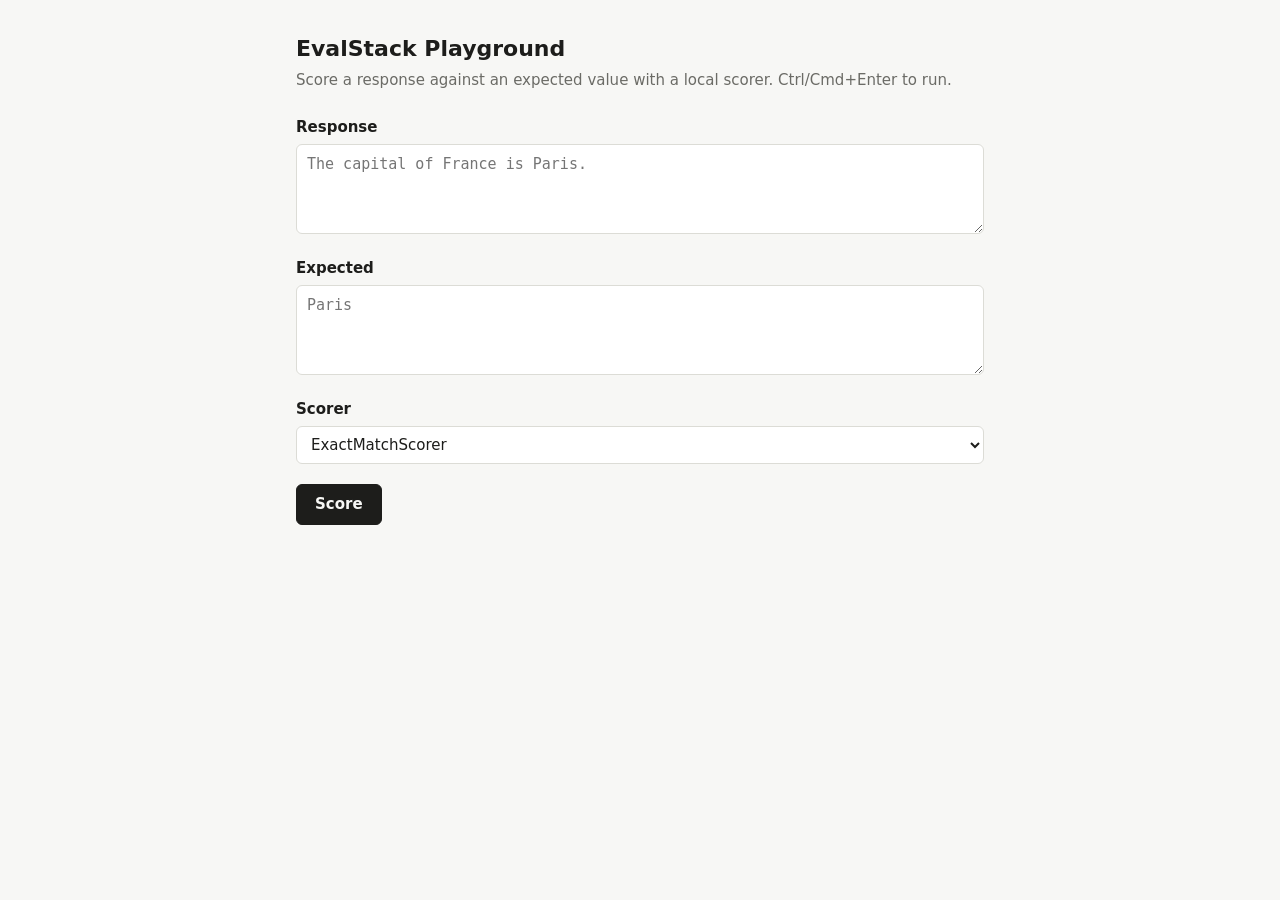
<file: playground/index.html>
<!doctype html>
<html lang="en">
<head>
<meta charset="utf-8">
<meta name="viewport" content="width=device-width, initial-scale=1">
<title>EvalStack Playground</title>
<style>
  :root {
    --bg: #f7f7f5; --fg: #1d1d1b; --muted: #6b6b66; --card: #ffffff;
    --border: #dcdcd6; --pass: #1f7a3a; --fail: #b3261e; --warn: #8a5a00;
  }
  @media (prefers-color-scheme: dark) {
    :root {
      --bg: #161615; --fg: #ececea; --muted: #a0a09a; --card: #212120;
      --border: #3a3a37; --pass: #5cc97a; --fail: #f2766d; --warn: #e0b45c;
    }
  }
  * { box-sizing: border-box; }
  body { margin: 0; background: var(--bg); color: var(--fg);
         font: 15px/1.5 system-ui, -apple-system, Segoe UI, sans-serif; }
  main { max-width: 720px; margin: 0 auto; padding: 32px 16px; }
  h1 { font-size: 22px; margin: 0 0 4px; }
  p.sub { color: var(--muted); margin: 0 0 24px; }
  label { display: block; font-weight: 600; margin: 16px 0 6px; }
  textarea, select { width: 100%; font: inherit; color: inherit; background: var(--card);
         border: 1px solid var(--border); border-radius: 6px; padding: 8px 10px; }
  textarea { min-height: 90px; resize: vertical; font-family: ui-monospace, Menlo, monospace; }
  button { margin-top: 20px; font: inherit; font-weight: 600; padding: 8px 18px;
           border-radius: 6px; border: 1px solid var(--fg); background: var(--fg);
           color: var(--bg); cursor: pointer; }
  #result { margin-top: 24px; padding: 16px; border: 1px solid var(--border);
            border-radius: 8px; background: var(--card); display: none; }
  .row { display: flex; gap: 24px; flex-wrap: wrap; }
  .k { color: var(--muted); font-size: 13px; }
  .v { font-size: 20px; font-weight: 700; }
  .pass { color: var(--pass); } .fail { color: var(--fail); } .warn { color: var(--warn); }
  #reason { margin-top: 12px; white-space: pre-wrap; word-break: break-word; }
</style>
</head>
<body>
<main>
  <h1>EvalStack Playground</h1>
  <p class="sub">Score a response against an expected value with a local scorer. Ctrl/Cmd+Enter to run.</p>

  <label for="response">Response</label>
  <textarea id="response" placeholder="The capital of France is Paris."></textarea>

  <label for="expected">Expected</label>
  <textarea id="expected" placeholder="Paris"></textarea>

  <label for="scorer">Scorer</label>
  <select id="scorer">
    <option value="exact_match">ExactMatchScorer</option>
    <option value="contains">ContainsScorer</option>
    <option value="llm_judge">LLMJudgeScorer (calls a model)</option>
  </select>

  <button id="run" type="button">Score</button>

  <section id="result" aria-live="polite">
    <div class="row">
      <div><div class="k">Score</div><div class="v" id="value">-</div></div>
      <div><div class="k">Result</div><div class="v" id="verdict">-</div></div>
    </div>
    <div class="k" style="margin-top:12px">Reason</div>
    <div id="reason"></div>
  </section>
</main>
<script>
  const $ = (id) => document.getElementById(id);

  async function run() {
    const box = $("result");
    box.style.display = "block";
    $("value").textContent = "...";
    $("verdict").textContent = "";
    $("verdict").className = "v";
    $("reason").textContent = "";
    try {
      const res = await fetch("/api/score", {
        method: "POST",
        headers: { "Content-Type": "application/json" },
        body: JSON.stringify({
          scorer: $("scorer").value,
          response: $("response").value,
          expected: $("expected").value,
        }),
      });
      const data = await res.json();
      if (!res.ok) throw new Error(data.error || res.statusText);
      if (data.unavailable) {
        $("value").textContent = "n/a";
        $("verdict").textContent = "UNAVAILABLE";
        $("verdict").className = "v warn";
      } else {
        $("value").textContent = data.value.toFixed(2);
        $("verdict").textContent = data.passed ? "PASS" : "FAIL";
        $("verdict").className = "v " + (data.passed ? "pass" : "fail");
      }
      $("reason").textContent = data.reason;
    } catch (err) {
      $("value").textContent = "error";
      $("verdict").textContent = "";
      $("reason").textContent = String(err.message || err);
    }
  }

  $("run").addEventListener("click", run);
  document.addEventListener("keydown", (e) => {
    if (e.key === "Enter" && (e.metaKey || e.ctrlKey)) run();
  });
</script>
</body>
</html>
</file>
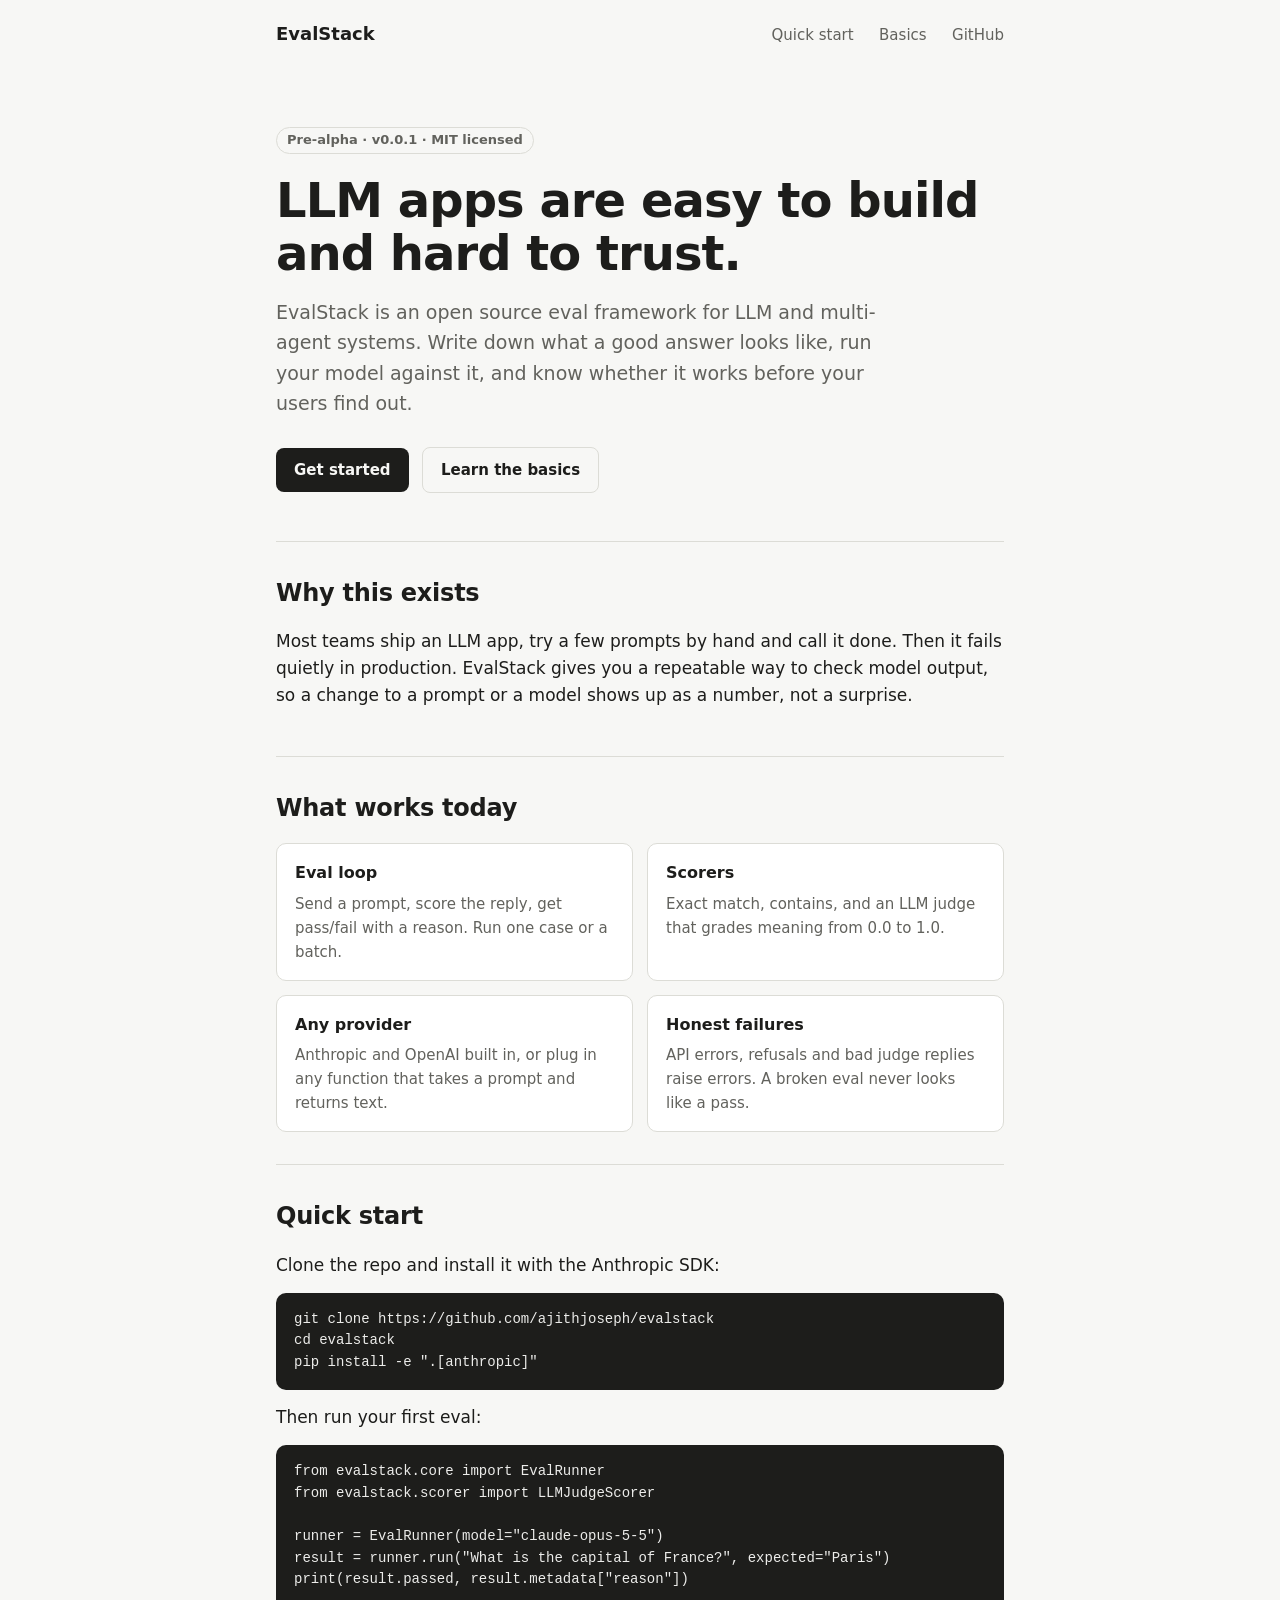
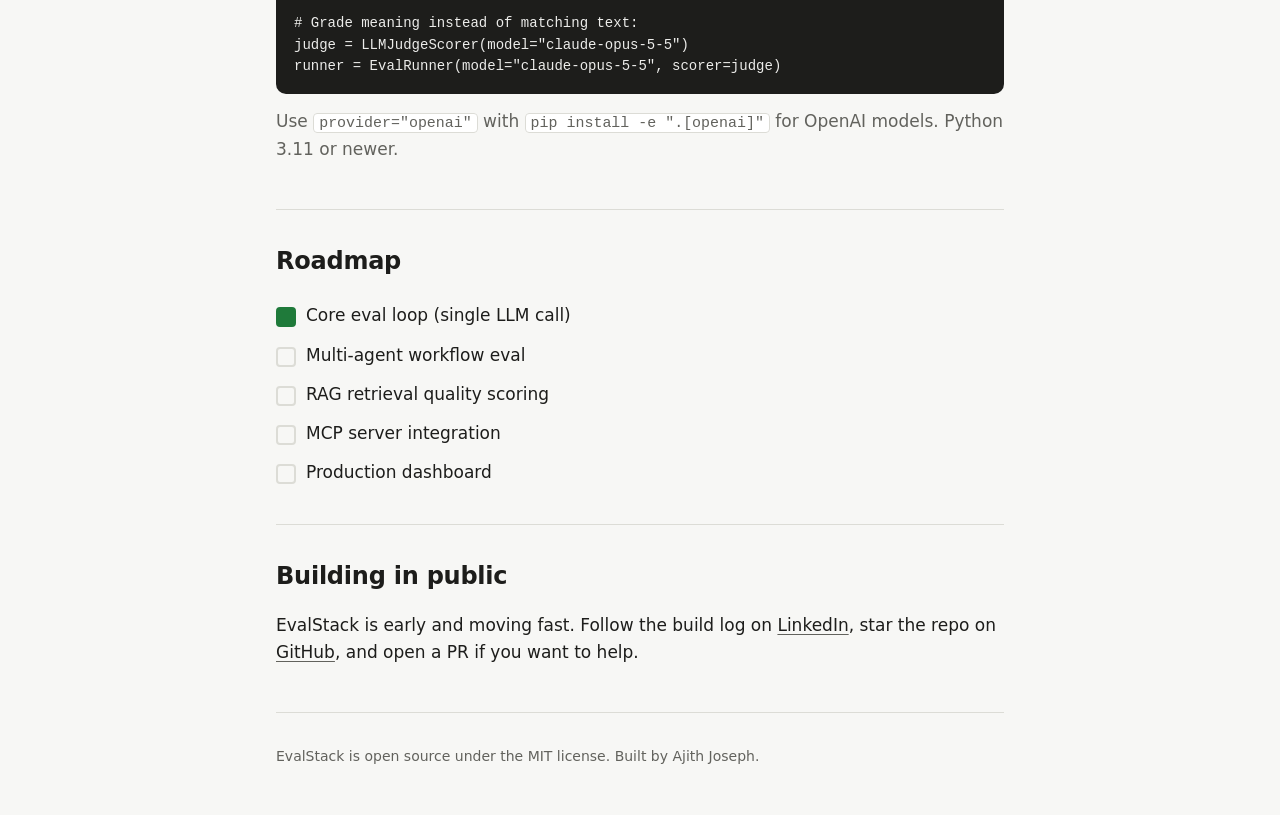
<file: site/index.html>
<!doctype html>
<html lang="en">
<head>
<meta charset="utf-8">
<meta name="viewport" content="width=device-width, initial-scale=1">
<title>EvalStack</title>
<meta name="description" content="Open source eval framework for LLM and multi-agent systems. Know whether your LLM app actually works before your users find out.">
<link rel="icon" href="data:image/svg+xml,<svg xmlns='http://www.w3.org/2000/svg' viewBox='0 0 32 32'><rect width='32' height='32' rx='7' fill='%231d1d1b'/><path d='M9 17l4.5 4.5L23 11' stroke='%23f7f7f5' stroke-width='3.2' fill='none' stroke-linecap='round' stroke-linejoin='round'/></svg>">
<link rel="stylesheet" href="style.css">
</head>
<body>
<div class="wrap">
  <header>
    <a class="brand" href="/">EvalStack</a>
    <nav>
      <a href="#quick-start">Quick start</a>
      <a href="basics.html">Basics</a>
      <a href="https://github.com/ajithjoseph/evalstack">GitHub</a>
    </nav>
  </header>

  <main>
    <div class="hero">
      <span class="badge">Pre-alpha &middot; v0.0.1 &middot; MIT licensed</span>
      <h1>LLM apps are easy to build and hard to trust.</h1>
      <p class="lede">EvalStack is an open source eval framework for LLM and multi-agent
        systems. Write down what a good answer looks like, run your model against it,
        and know whether it works before your users find out.</p>
      <a class="btn btn-primary" href="#quick-start">Get started</a>
      <a class="btn btn-secondary" href="basics.html">Learn the basics</a>
    </div>

    <section>
      <h2>Why this exists</h2>
      <p>Most teams ship an LLM app, try a few prompts by hand and call it done. Then it
        fails quietly in production. EvalStack gives you a repeatable way to check model
        output, so a change to a prompt or a model shows up as a number, not a surprise.</p>
    </section>

    <section>
      <h2>What works today</h2>
      <div class="grid">
        <div class="card">
          <h3>Eval loop</h3>
          <p>Send a prompt, score the reply, get pass/fail with a reason. Run one case or a batch.</p>
        </div>
        <div class="card">
          <h3>Scorers</h3>
          <p>Exact match, contains, and an LLM judge that grades meaning from 0.0 to 1.0.</p>
        </div>
        <div class="card">
          <h3>Any provider</h3>
          <p>Anthropic and OpenAI built in, or plug in any function that takes a prompt and returns text.</p>
        </div>
        <div class="card">
          <h3>Honest failures</h3>
          <p>API errors, refusals and bad judge replies raise errors. A broken eval never looks like a pass.</p>
        </div>
      </div>
    </section>

    <section id="quick-start">
      <h2>Quick start</h2>
      <p>Clone the repo and install it with the Anthropic SDK:</p>
<pre><code>git clone https://github.com/ajithjoseph/evalstack
cd evalstack
pip install -e ".[anthropic]"</code></pre>
      <p>Then run your first eval:</p>
<pre><code>from evalstack.core import EvalRunner
from evalstack.scorer import LLMJudgeScorer

runner = EvalRunner(model="claude-opus-5-5")
result = runner.run("What is the capital of France?", expected="Paris")
print(result.passed, result.metadata["reason"])

# Grade meaning instead of matching text:
judge = LLMJudgeScorer(model="claude-opus-5-5")
runner = EvalRunner(model="claude-opus-5-5", scorer=judge)</code></pre>
      <p class="muted">Use <code>provider="openai"</code> with <code>pip install -e ".[openai]"</code>
        for OpenAI models. Python 3.11 or newer.</p>
    </section>

    <section>
      <h2>Roadmap</h2>
      <ul class="roadmap">
        <li class="done">Core eval loop (single LLM call)</li>
        <li>Multi-agent workflow eval</li>
        <li>RAG retrieval quality scoring</li>
        <li>MCP server integration</li>
        <li>Production dashboard</li>
      </ul>
    </section>

    <section>
      <h2>Building in public</h2>
      <p>EvalStack is early and moving fast. Follow the build log on
        <a href="https://www.linkedin.com/in/theajithjoseph/">LinkedIn</a>, star the repo on
        <a href="https://github.com/ajithjoseph/evalstack">GitHub</a>, and open a PR if you
        want to help.</p>
    </section>
  </main>

  <footer>
    EvalStack is open source under the MIT license. Built by Ajith Joseph.
  </footer>
</div>
</body>
</html>
</file>
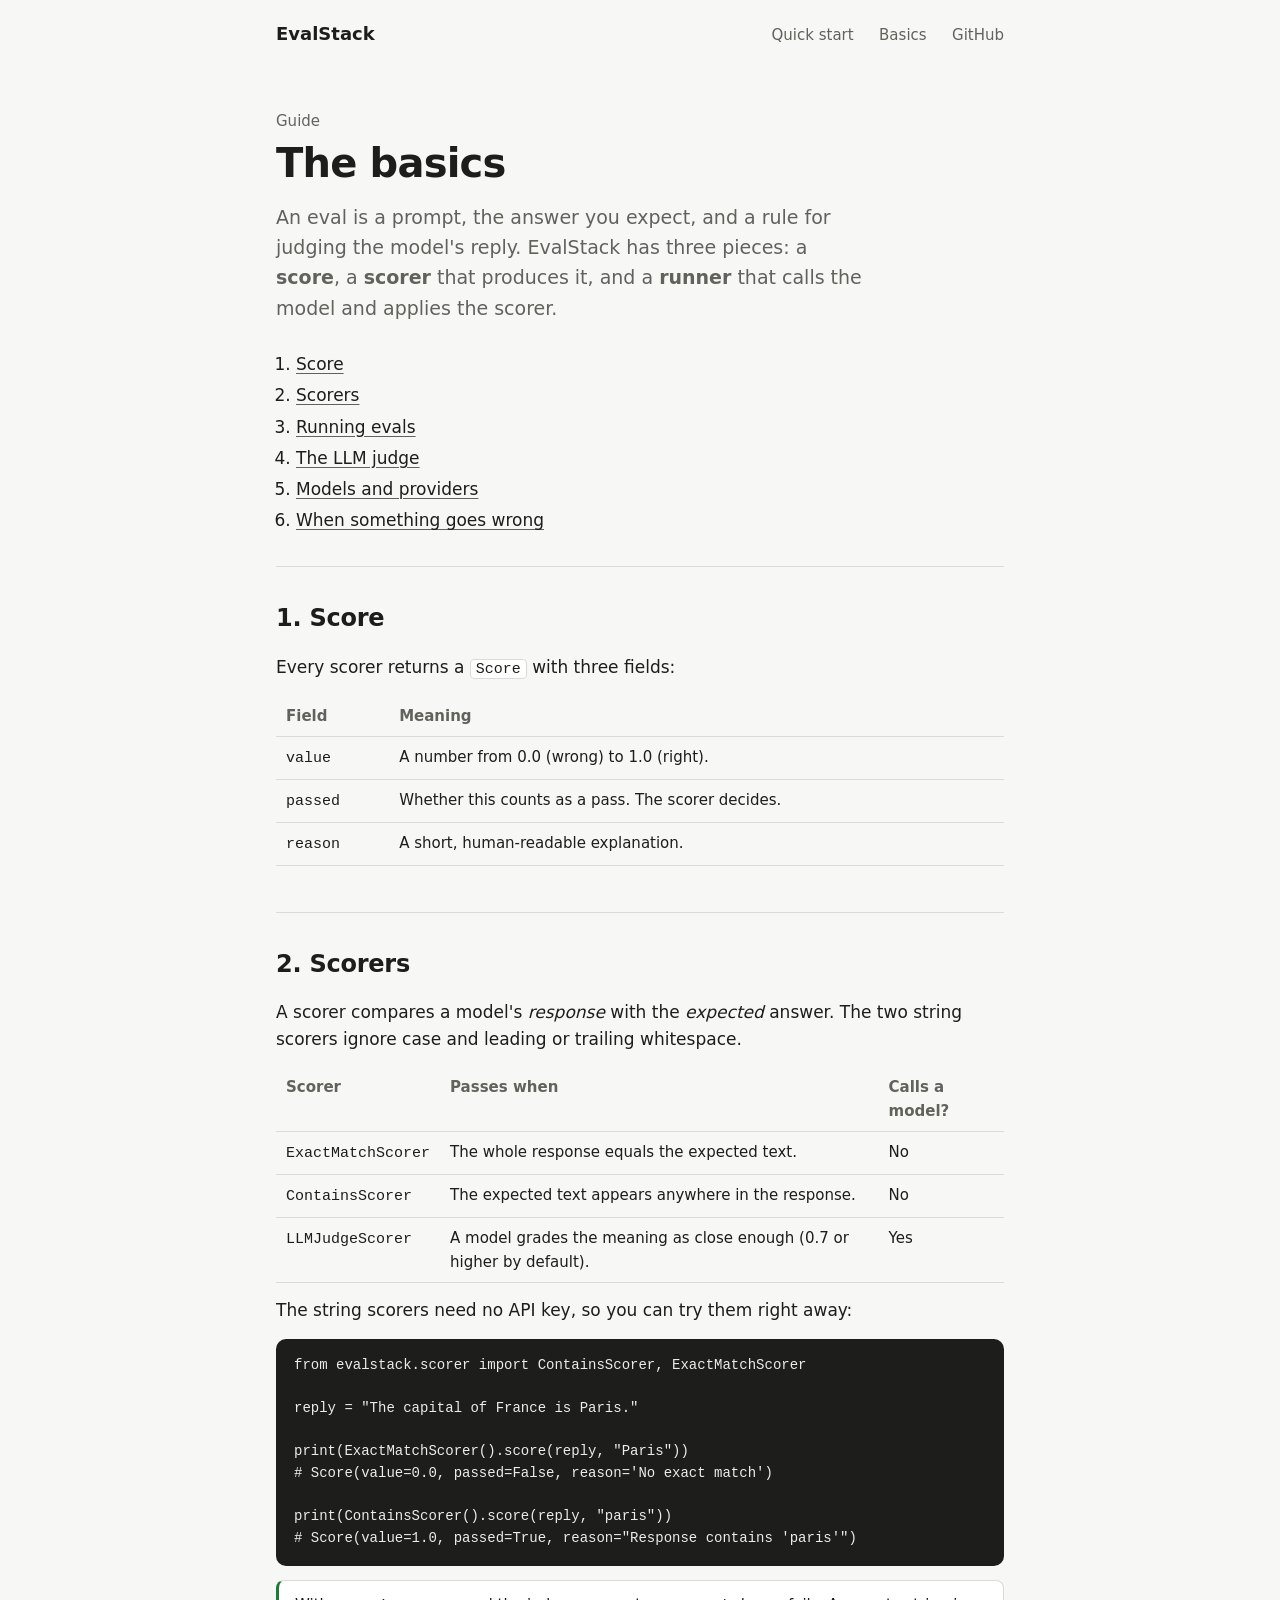
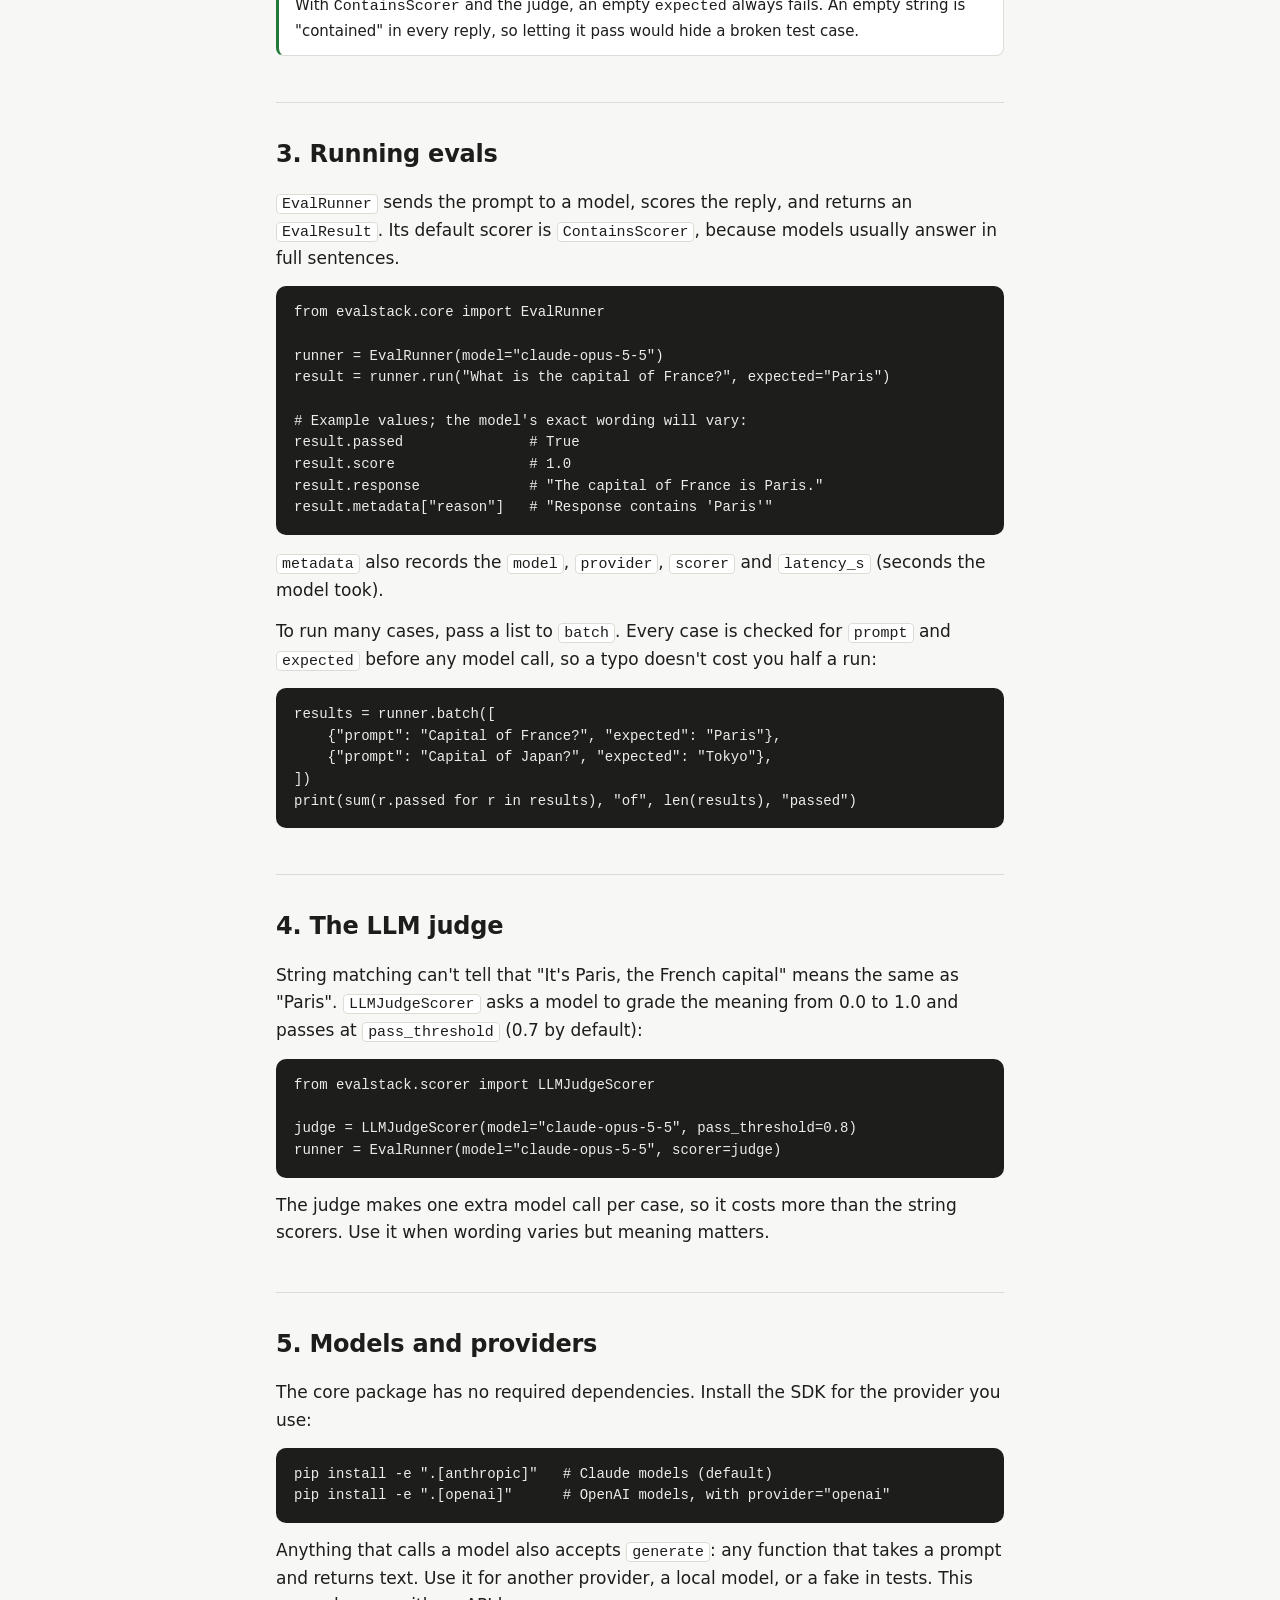
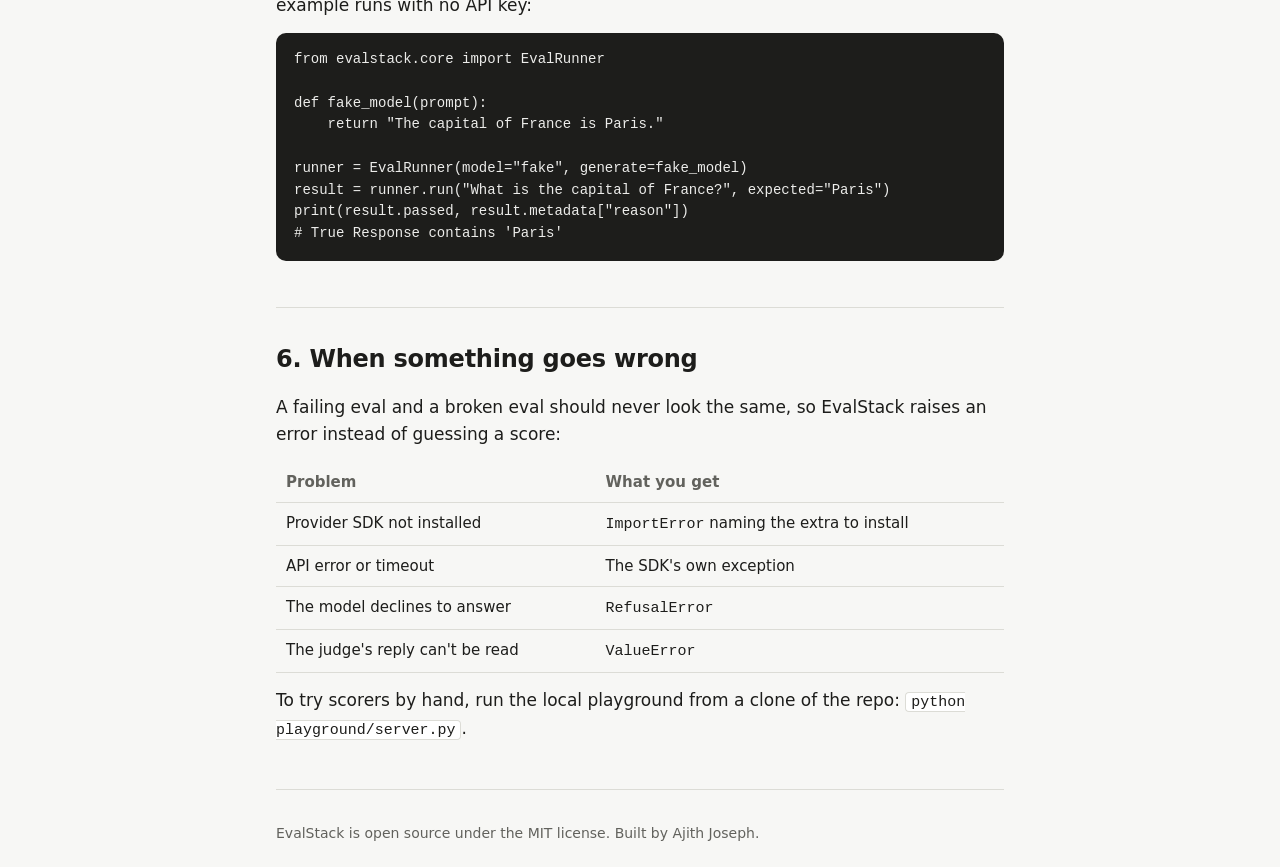
<file: site/basics.html>
<!doctype html>
<html lang="en">
<head>
<meta charset="utf-8">
<meta name="viewport" content="width=device-width, initial-scale=1">
<title>EvalStack Basics</title>
<meta name="description" content="The core ideas in EvalStack: scores, scorers, the eval runner, the LLM judge and model providers.">
<link rel="icon" href="data:image/svg+xml,<svg xmlns='http://www.w3.org/2000/svg' viewBox='0 0 32 32'><rect width='32' height='32' rx='7' fill='%231d1d1b'/><path d='M9 17l4.5 4.5L23 11' stroke='%23f7f7f5' stroke-width='3.2' fill='none' stroke-linecap='round' stroke-linejoin='round'/></svg>">
<link rel="stylesheet" href="style.css">
</head>
<body>
<div class="wrap">
  <header>
    <a class="brand" href="index.html">EvalStack</a>
    <nav>
      <a href="index.html#quick-start">Quick start</a>
      <a href="basics.html">Basics</a>
      <a href="https://github.com/ajithjoseph/evalstack">GitHub</a>
    </nav>
  </header>

  <main class="page">
    <p class="crumb">Guide</p>
    <h1>The basics</h1>
    <p class="lede">An eval is a prompt, the answer you expect, and a rule for judging the
      model's reply. EvalStack has three pieces: a <strong>score</strong>, a
      <strong>scorer</strong> that produces it, and a <strong>runner</strong> that calls the
      model and applies the scorer.</p>
    <ol class="toc">
      <li><a href="#score">Score</a></li>
      <li><a href="#scorers">Scorers</a></li>
      <li><a href="#runner">Running evals</a></li>
      <li><a href="#judge">The LLM judge</a></li>
      <li><a href="#providers">Models and providers</a></li>
      <li><a href="#errors">When something goes wrong</a></li>
    </ol>

    <section id="score">
      <h2>1. Score</h2>
      <p>Every scorer returns a <code>Score</code> with three fields:</p>
      <div class="table-wrap"><table>
        <tr><th>Field</th><th>Meaning</th></tr>
        <tr><td><code>value</code></td><td>A number from 0.0 (wrong) to 1.0 (right).</td></tr>
        <tr><td><code>passed</code></td><td>Whether this counts as a pass. The scorer decides.</td></tr>
        <tr><td><code>reason</code></td><td>A short, human-readable explanation.</td></tr>
      </table></div>
    </section>

    <section id="scorers">
      <h2>2. Scorers</h2>
      <p>A scorer compares a model's <em>response</em> with the <em>expected</em> answer.
        The two string scorers ignore case and leading or trailing whitespace.</p>
      <div class="table-wrap"><table>
        <tr><th>Scorer</th><th>Passes when</th><th>Calls a model?</th></tr>
        <tr><td><code>ExactMatchScorer</code></td><td>The whole response equals the expected text.</td><td>No</td></tr>
        <tr><td><code>ContainsScorer</code></td><td>The expected text appears anywhere in the response.</td><td>No</td></tr>
        <tr><td><code>LLMJudgeScorer</code></td><td>A model grades the meaning as close enough (0.7 or higher by default).</td><td>Yes</td></tr>
      </table></div>
      <p>The string scorers need no API key, so you can try them right away:</p>
<pre data-run><code>from evalstack.scorer import ContainsScorer, ExactMatchScorer

reply = "The capital of France is Paris."

print(ExactMatchScorer().score(reply, "Paris"))
# Score(value=0.0, passed=False, reason='No exact match')

print(ContainsScorer().score(reply, "paris"))
# Score(value=1.0, passed=True, reason="Response contains 'paris'")</code></pre>
      <div class="note">With <code>ContainsScorer</code> and the judge, an empty
        <code>expected</code> always fails. An empty string is "contained" in every reply, so
        letting it pass would hide a broken test case.</div>
    </section>

    <section id="runner">
      <h2>3. Running evals</h2>
      <p><code>EvalRunner</code> sends the prompt to a model, scores the reply, and returns an
        <code>EvalResult</code>. Its default scorer is <code>ContainsScorer</code>, because
        models usually answer in full sentences.</p>
<pre><code>from evalstack.core import EvalRunner

runner = EvalRunner(model="claude-opus-5-5")
result = runner.run("What is the capital of France?", expected="Paris")

# Example values; the model's exact wording will vary:
result.passed               # True
result.score                # 1.0
result.response             # "The capital of France is Paris."
result.metadata["reason"]   # "Response contains 'Paris'"</code></pre>
      <p><code>metadata</code> also records the <code>model</code>, <code>provider</code>,
        <code>scorer</code> and <code>latency_s</code> (seconds the model took).</p>
      <p>To run many cases, pass a list to <code>batch</code>. Every case is checked for
        <code>prompt</code> and <code>expected</code> before any model call, so a typo
        doesn't cost you half a run:</p>
<pre><code>results = runner.batch([
    {"prompt": "Capital of France?", "expected": "Paris"},
    {"prompt": "Capital of Japan?", "expected": "Tokyo"},
])
print(sum(r.passed for r in results), "of", len(results), "passed")</code></pre>
    </section>

    <section id="judge">
      <h2>4. The LLM judge</h2>
      <p>String matching can't tell that "It's Paris, the French capital" means the same as
        "Paris". <code>LLMJudgeScorer</code> asks a model to grade the meaning from 0.0 to
        1.0 and passes at <code>pass_threshold</code> (0.7 by default):</p>
<pre><code>from evalstack.scorer import LLMJudgeScorer

judge = LLMJudgeScorer(model="claude-opus-5-5", pass_threshold=0.8)
runner = EvalRunner(model="claude-opus-5-5", scorer=judge)</code></pre>
      <p>The judge makes one extra model call per case, so it costs more than the string
        scorers. Use it when wording varies but meaning matters.</p>
    </section>

    <section id="providers">
      <h2>5. Models and providers</h2>
      <p>The core package has no required dependencies. Install the SDK for the provider you
        use:</p>
<pre><code>pip install -e ".[anthropic]"   # Claude models (default)
pip install -e ".[openai]"      # OpenAI models, with provider="openai"</code></pre>
      <p>Anything that calls a model also accepts <code>generate</code>: any function that
        takes a prompt and returns text. Use it for another provider, a local model, or a
        fake in tests. This example runs with no API key:</p>
<pre data-run><code>from evalstack.core import EvalRunner

def fake_model(prompt):
    return "The capital of France is Paris."

runner = EvalRunner(model="fake", generate=fake_model)
result = runner.run("What is the capital of France?", expected="Paris")
print(result.passed, result.metadata["reason"])
# True Response contains 'Paris'</code></pre>
    </section>

    <section id="errors">
      <h2>6. When something goes wrong</h2>
      <p>A failing eval and a broken eval should never look the same, so EvalStack raises an
        error instead of guessing a score:</p>
      <div class="table-wrap"><table>
        <tr><th>Problem</th><th>What you get</th></tr>
        <tr><td>Provider SDK not installed</td><td><code>ImportError</code> naming the extra to install</td></tr>
        <tr><td>API error or timeout</td><td>The SDK's own exception</td></tr>
        <tr><td>The model declines to answer</td><td><code>RefusalError</code></td></tr>
        <tr><td>The judge's reply can't be read</td><td><code>ValueError</code></td></tr>
      </table></div>
      <p>To try scorers by hand, run the local playground from a clone of the repo:
        <code>python playground/server.py</code>.</p>
    </section>
  </main>

  <footer>
    EvalStack is open source under the MIT license. Built by Ajith Joseph.
  </footer>
</div>
</body>
</html>
</file>
<file: site/style.css>
:root {
  --bg: #f7f7f5; --fg: #1d1d1b; --muted: #62625d; --card: #ffffff;
  --border: #dcdcd6; --accent: #1f7a3a; --code-bg: #1d1d1b; --code-fg: #ececea;
}
@media (prefers-color-scheme: dark) {
  :root {
    --bg: #161615; --fg: #ececea; --muted: #a0a09a; --card: #212120;
    --border: #3a3a37; --accent: #5cc97a; --code-bg: #0e0e0d; --code-fg: #ececea;
  }
}
* { box-sizing: border-box; }
html { -webkit-text-size-adjust: 100%; }
body { margin: 0; background: var(--bg); color: var(--fg);
       font: 17px/1.6 system-ui, -apple-system, "Segoe UI", sans-serif; }
.wrap { max-width: 760px; margin: 0 auto; padding: 0 16px; }
header { display: flex; align-items: center; justify-content: space-between;
         padding: 20px 0; }
.brand { font-weight: 700; font-size: 18px; color: inherit; text-decoration: none; }
nav a { color: var(--muted); text-decoration: none; margin-left: 20px; font-size: 15px; }
nav a:hover, a:hover { color: var(--fg); }
.hero { padding: 56px 0 40px; }
h1 { font-size: clamp(32px, 6vw, 48px); line-height: 1.12; margin: 0 0 16px;
     letter-spacing: -0.02em; }
.lede { font-size: 19px; color: var(--muted); margin: 0 0 28px; max-width: 600px; }
.btn { display: inline-block; padding: 10px 18px; border-radius: 8px; font-weight: 600;
       text-decoration: none; font-size: 15px; margin: 0 8px 8px 0; }
.btn-primary { background: var(--fg); color: var(--bg); }
.btn-secondary { border: 1px solid var(--border); color: var(--fg); }
.badge { display: inline-block; font-size: 13px; font-weight: 600; color: var(--muted);
         border: 1px solid var(--border); border-radius: 999px; padding: 2px 10px;
         margin-bottom: 20px; }
section { padding: 32px 0; border-top: 1px solid var(--border); }
h2 { font-size: 24px; margin: 0 0 16px; letter-spacing: -0.01em; }
p { margin: 0 0 14px; }
main a:not(.btn) { color: var(--fg); text-decoration-color: var(--muted); text-underline-offset: 3px; }
pre { background: var(--code-bg); color: var(--code-fg); padding: 16px 18px;
      border-radius: 10px; overflow-x: auto; font-size: 14px; line-height: 1.55; margin: 0 0 14px; }
code { font-family: ui-monospace, "SF Mono", Menlo, Consolas, monospace; }
p code, li code { background: var(--card); border: 1px solid var(--border);
                  border-radius: 4px; padding: 1px 5px; font-size: 0.88em; }
.grid { display: grid; grid-template-columns: 1fr 1fr; gap: 14px; }
@media (max-width: 560px) { .grid { grid-template-columns: 1fr; } }
.card { background: var(--card); border: 1px solid var(--border); border-radius: 10px;
        padding: 16px 18px; }
.card h3 { font-size: 16px; margin: 0 0 6px; }
.card p { font-size: 15px; color: var(--muted); margin: 0; }
ul.roadmap { list-style: none; padding: 0; margin: 0; }
ul.roadmap li { padding: 6px 0 6px 30px; position: relative; }
ul.roadmap li::before { content: ""; position: absolute; left: 0; top: 11px; width: 16px;
                        height: 16px; border: 2px solid var(--border); border-radius: 4px; }
ul.roadmap li.done::before { background: var(--accent); border-color: var(--accent); }
.muted { color: var(--muted); }
footer { padding: 32px 0 48px; border-top: 1px solid var(--border); font-size: 14px;
         color: var(--muted); }
footer a { color: var(--muted); }
.crumb { color: var(--muted); font-size: 15px; margin: 40px 0 8px; }
.page h1 { font-size: clamp(30px, 5vw, 40px); }
table { width: 100%; border-collapse: collapse; font-size: 15px; margin: 0 0 14px; }
th, td { text-align: left; padding: 8px 10px; border-bottom: 1px solid var(--border); vertical-align: top; }
th { color: var(--muted); font-weight: 600; }
.table-wrap { overflow-x: auto; }
.note { background: var(--card); border: 1px solid var(--border); border-left: 3px solid var(--accent);
        border-radius: 8px; padding: 12px 16px; margin: 0 0 14px; font-size: 15px; }
.toc { padding-left: 20px; margin: 0 0 32px; }
.toc li { margin: 4px 0; }
</file>
